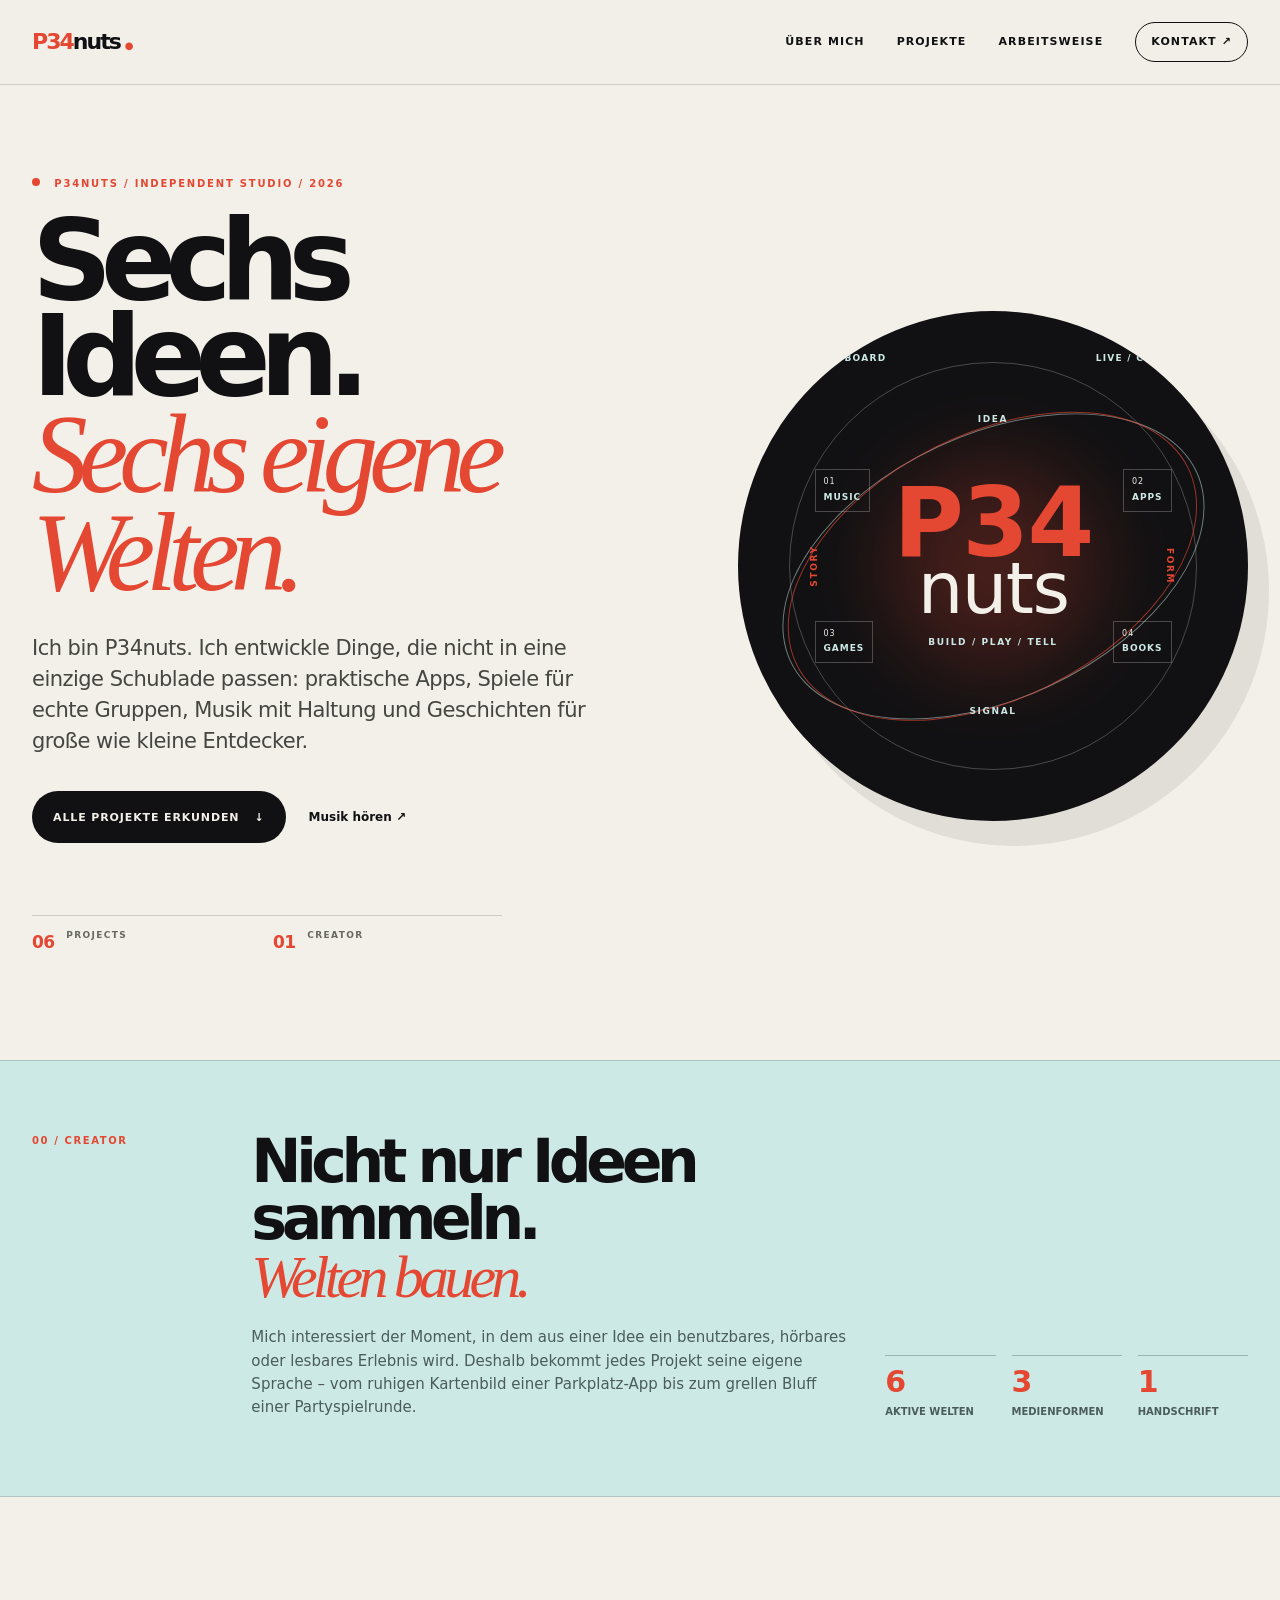
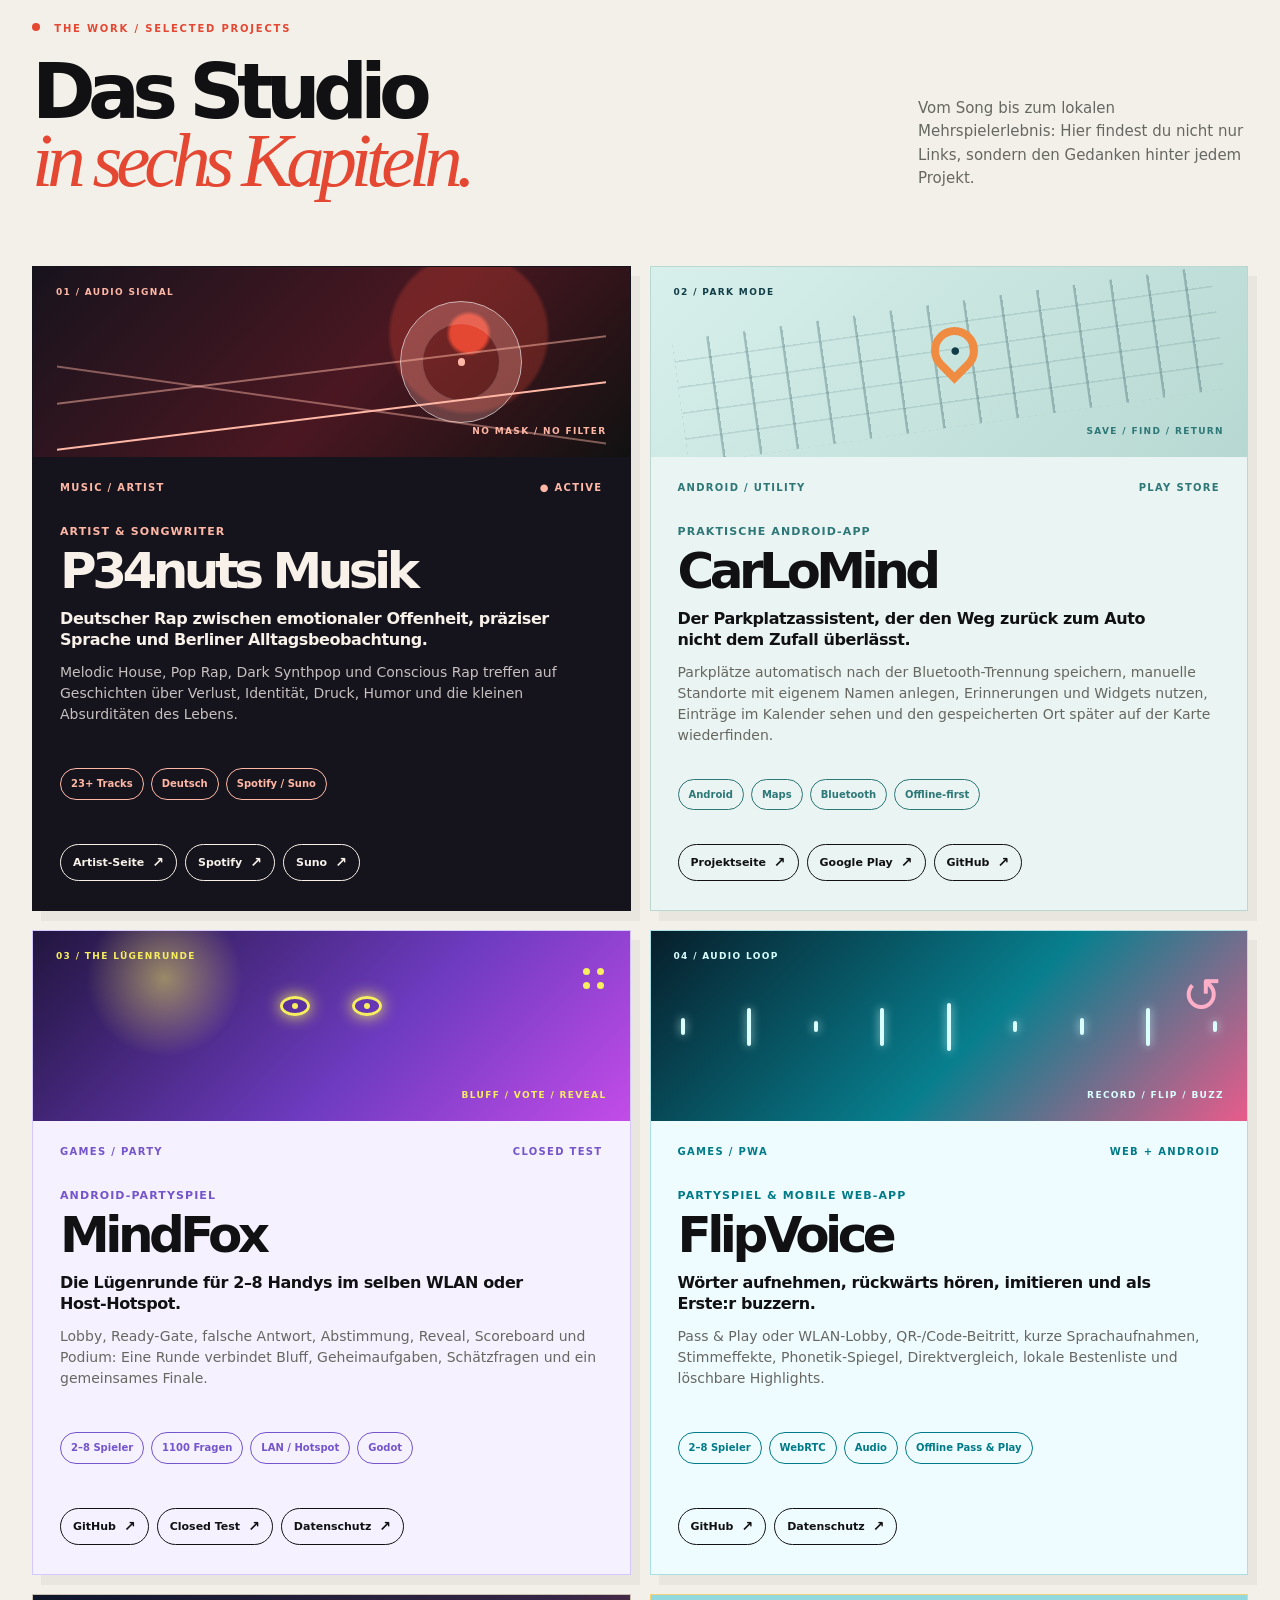
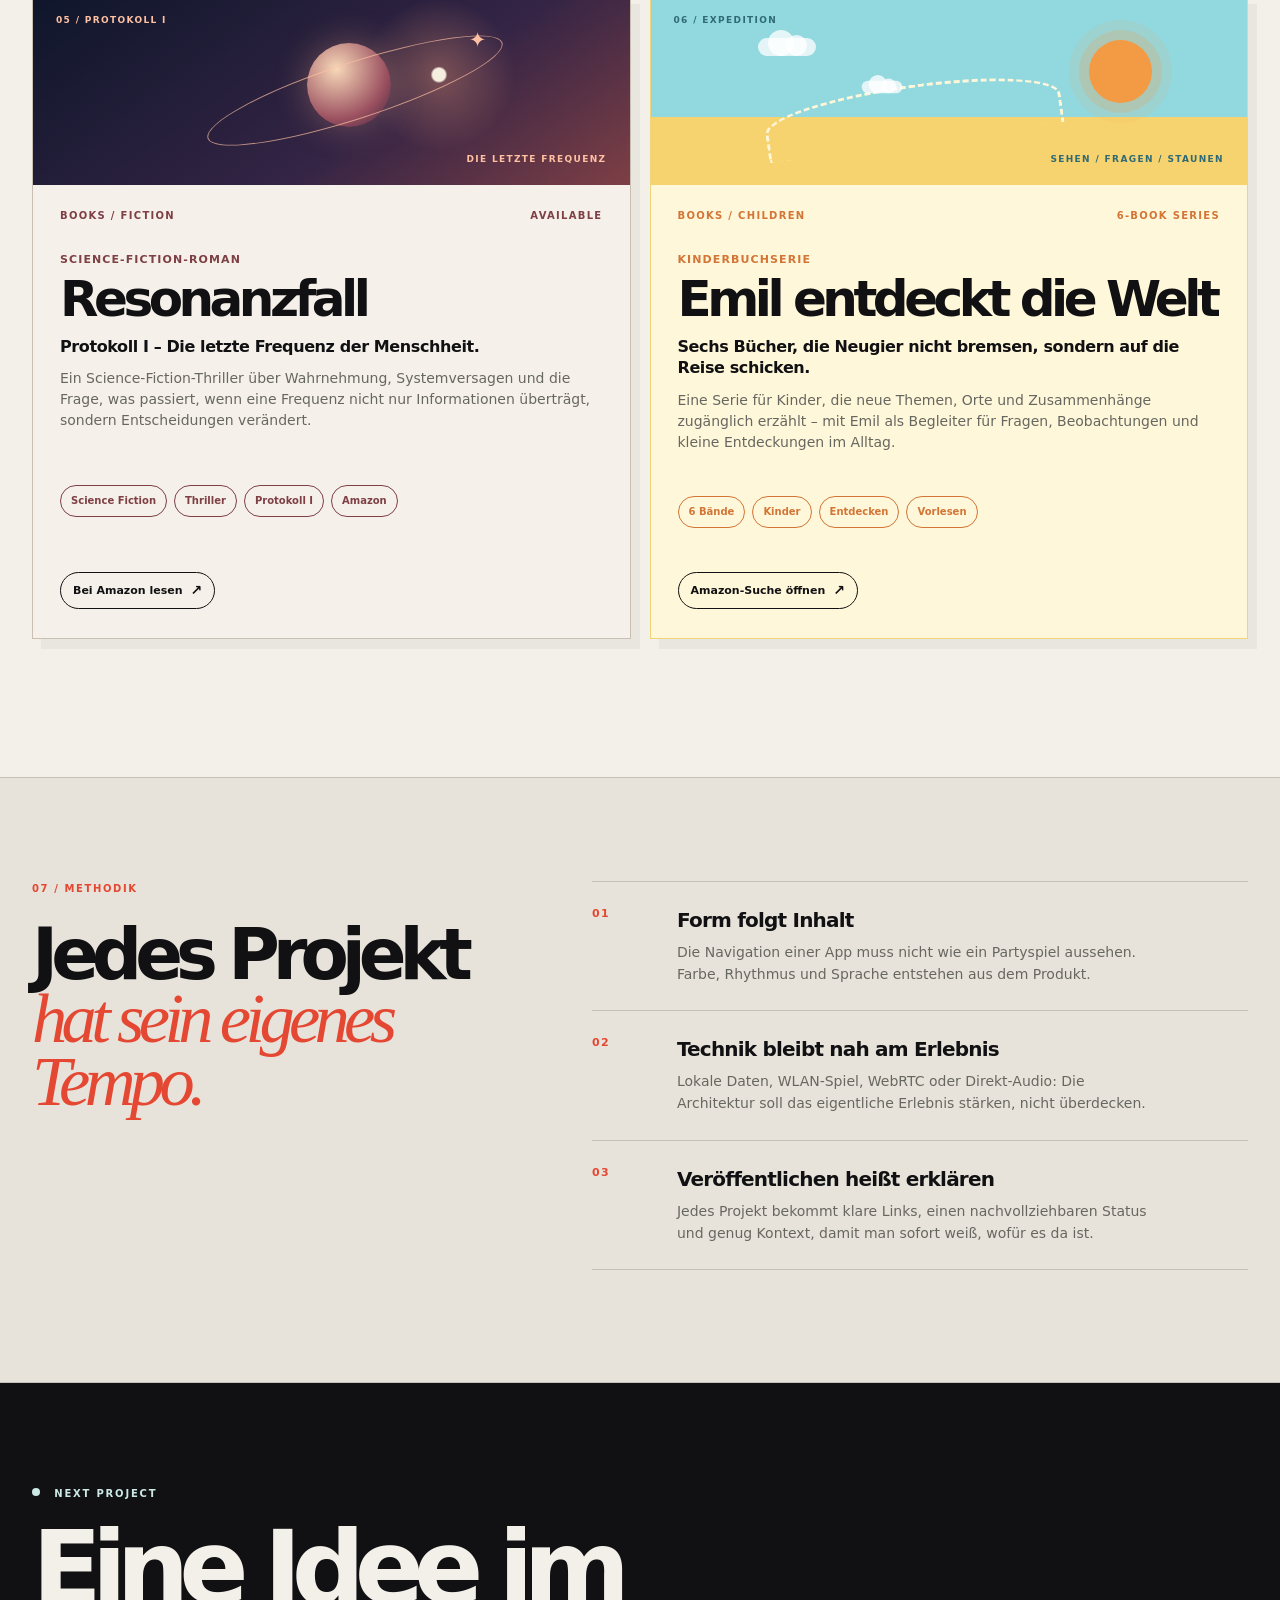
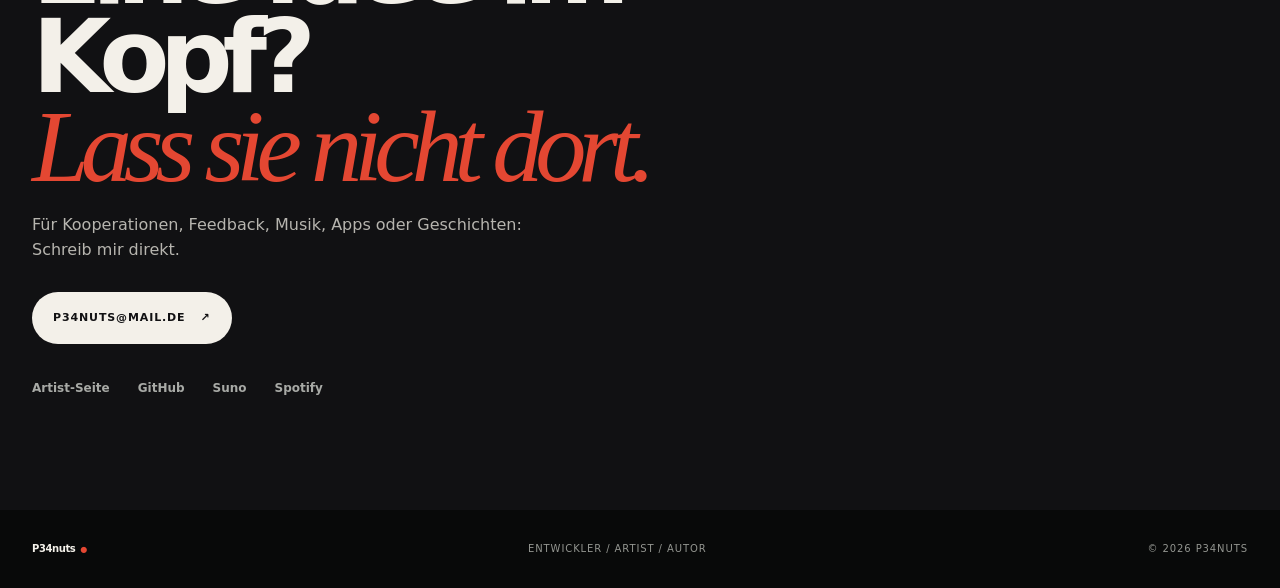
<file: index.html>
<!doctype html>
<html lang="de">
<head>
  <meta charset="utf-8">
  <meta name="viewport" content="width=device-width, initial-scale=1">
  <meta name="theme-color" content="#111113">
  <meta name="description" content="P34nuts – Entwickler, Artist und Autor. Sechs eigenständige Projektwelten: Musik, Apps, Partyspiele und Bücher.">
  <meta property="og:type" content="website">
  <meta property="og:title" content="P34nuts – Studio Board">
  <meta property="og:description" content="Apps, Spiele, Musik und Bücher – sechs Projekte, sechs eigene Produktwelten.">
  <meta property="og:url" content="https://p34nuts.github.io/">
  <link rel="canonical" href="https://p34nuts.github.io/">
  <link rel="stylesheet" href="./styles.css">
  <title>P34nuts – Studio Board</title>
</head>
<body>
  <a class="skip-link" href="#inhalt">Zum Inhalt springen</a>
  <header class="site-header">
    <div class="shell header-row">
      <a class="wordmark" href="./" aria-label="P34nuts Startseite"><span class="mark">P34</span><span class="word">nuts</span><span class="wordmark-dot">●</span></a>
      <nav aria-label="Hauptnavigation">
        <a href="#profil">Über mich</a>
        <a href="#projekte">Projekte</a>
        <a href="#methodik">Arbeitsweise</a>
        <a class="header-cta" href="#kontakt">Kontakt <span aria-hidden="true">↗</span></a>
      </nav>
    </div>
  </header>

  <main id="inhalt">
    <section class="hero shell" aria-labelledby="hero-title">
      <div class="hero-copy">
        <p class="eyebrow"><span class="eyebrow-dot"></span> P34NUTS / INDEPENDENT STUDIO / 2026</p>
        <h1 id="hero-title">Sechs Ideen.<br><em>Sechs eigene Welten.</em></h1>
        <p class="hero-lead">Ich bin P34nuts. Ich entwickle Dinge, die nicht in eine einzige Schublade passen: praktische Apps, Spiele für echte Gruppen, Musik mit Haltung und Geschichten für große wie kleine Entdecker.</p>
        <div class="hero-actions">
          <a class="button button-dark" href="#projekte">Alle Projekte erkunden <span aria-hidden="true">↓</span></a>
          <a class="text-link" href="./artist/">Musik hören <span aria-hidden="true">↗</span></a>
        </div>
        <div class="hero-index" aria-label="Projektübersicht"><span>06</span><span>PROJECTS</span><span>01</span><span>CREATOR</span></div>
      </div>
      <div class="hero-console" aria-label="P34nuts Studio Board">
        <div class="console-top"><span>STUDIO BOARD</span><span>LIVE / CURATED</span></div>
        <div class="console-orbit orbit-a"></div><div class="console-orbit orbit-b"></div>
        <div class="console-core"><span class="core-p">P34</span><span class="core-n">nuts</span><small>BUILD / PLAY / TELL</small></div>
        <div class="console-axis axis-top">IDEA</div><div class="console-axis axis-right">FORM</div><div class="console-axis axis-bottom">SIGNAL</div><div class="console-axis axis-left">STORY</div>
        <div class="console-card card-a">01 <b>MUSIC</b></div><div class="console-card card-b">02 <b>APPS</b></div><div class="console-card card-c">03 <b>GAMES</b></div><div class="console-card card-d">04 <b>BOOKS</b></div>
      </div>
    </section>

    <section class="profile-band" id="profil" aria-labelledby="profile-title">
      <div class="shell profile-layout">
        <p class="section-label">00 / CREATOR</p>
        <div class="profile-main"><h2 id="profile-title">Nicht nur Ideen sammeln.<br><em>Welten bauen.</em></h2><p>Mich interessiert der Moment, in dem aus einer Idee ein benutzbares, hörbares oder lesbares Erlebnis wird. Deshalb bekommt jedes Projekt seine eigene Sprache – vom ruhigen Kartenbild einer Parkplatz-App bis zum grellen Bluff einer Partyspielrunde.</p></div>
        <div class="profile-facts"><div><strong>6</strong><span>aktive Welten</span></div><div><strong>3</strong><span>Medienformen</span></div><div><strong>1</strong><span>Handschrift</span></div></div>
      </div>
    </section>

    <section class="project-section shell" id="projekte" aria-labelledby="projects-title">
      <div class="section-heading"><div><p class="eyebrow"><span class="eyebrow-dot"></span> THE WORK / SELECTED PROJECTS</p><h2 id="projects-title">Das Studio<br><em>in sechs Kapiteln.</em></h2></div><p class="section-intro-copy">Vom Song bis zum lokalen Mehrspielerlebnis: Hier findest du nicht nur Links, sondern den Gedanken hinter jedem Projekt.</p></div>

      <div class="project-grid">
        <article class="project-card music-card" id="music">
          <div class="card-visual music-visual"><span class="visual-code">01 / AUDIO SIGNAL</span><span class="record"></span><span class="music-wave wave-1"></span><span class="music-wave wave-2"></span><span class="visual-note">NO MASK / NO FILTER</span></div>
          <div class="card-header"><span>MUSIC / ARTIST</span><span class="status status-live">● ACTIVE</span></div>
          <div class="card-content"><div><p class="card-kicker">Artist &amp; Songwriter</p><h3>P34nuts Musik</h3><p class="card-lead">Deutscher Rap zwischen emotionaler Offenheit, präziser Sprache und Berliner Alltagsbeobachtung.</p><p class="card-detail">Melodic House, Pop Rap, Dark Synthpop und Conscious Rap treffen auf Geschichten über Verlust, Identität, Druck, Humor und die kleinen Absurditäten des Lebens.</p></div><div class="tag-row"><span>23+ Tracks</span><span>Deutsch</span><span>Spotify / Suno</span></div><div class="card-links"><a href="./artist/">Artist-Seite <span>↗</span></a><a href="https://open.spotify.com/artist/6OINp0LowvtQL3280HUPf0?si=7X6lBk71SiK0SYKksuaKAw&amp;utm_source=copy-link" target="_blank" rel="noopener noreferrer">Spotify <span>↗</span></a><a href="https://suno.com/@p34nuts" target="_blank" rel="noopener noreferrer">Suno <span>↗</span></a></div></div>
        </article>

        <article class="project-card carlo-card" id="carlomind">
          <div class="card-visual carlo-visual"><span class="visual-code">02 / PARK MODE</span><span class="map-grid"></span><span class="map-pin">●</span><span class="visual-note">SAVE / FIND / RETURN</span></div>
          <div class="card-header"><span>ANDROID / UTILITY</span><span class="status status-store">PLAY STORE</span></div>
          <div class="card-content"><div><p class="card-kicker">Praktische Android-App</p><h3>CarLoMind</h3><p class="card-lead">Der Parkplatzassistent, der den Weg zurück zum Auto nicht dem Zufall überlässt.</p><p class="card-detail">Parkplätze automatisch nach der Bluetooth-Trennung speichern, manuelle Standorte mit eigenem Namen anlegen, Erinnerungen und Widgets nutzen, Einträge im Kalender sehen und den gespeicherten Ort später auf der Karte wiederfinden.</p></div><div class="tag-row"><span>Android</span><span>Maps</span><span>Bluetooth</span><span>Offline-first</span></div><div class="card-links"><a href="./CarLoMind/">Projektseite <span>↗</span></a><a href="https://play.google.com/store/apps/details?id=com.CarLoMind.app" target="_blank" rel="noopener noreferrer">Google Play <span>↗</span></a><a href="https://github.com/P34nuts/CarLoMind-Android" target="_blank" rel="noopener noreferrer">GitHub <span>↗</span></a></div></div>
        </article>

        <article class="project-card mindfox-card" id="mindfox">
          <div class="card-visual mindfox-visual"><span class="visual-code">03 / THE LÜGENRUNDE</span><span class="fox-eyes"><i></i><i></i></span><span class="quiz-dots"><i></i><i></i><i></i><i></i></span><span class="visual-note">BLUFF / VOTE / REVEAL</span></div>
          <div class="card-header"><span>GAMES / PARTY</span><span class="status status-test">CLOSED TEST</span></div>
          <div class="card-content"><div><p class="card-kicker">Android-Partyspiel</p><h3>MindFox</h3><p class="card-lead">Die Lügenrunde für 2–8 Handys im selben WLAN oder Host-Hotspot.</p><p class="card-detail">Lobby, Ready-Gate, falsche Antwort, Abstimmung, Reveal, Scoreboard und Podium: Eine Runde verbindet Bluff, Geheimaufgaben, Schätzfragen und ein gemeinsames Finale.</p></div><div class="tag-row"><span>2–8 Spieler</span><span>1100 Fragen</span><span>LAN / Hotspot</span><span>Godot</span></div><div class="card-links"><a href="https://github.com/P34nutsofficial/MindFox" target="_blank" rel="noopener noreferrer">GitHub <span>↗</span></a><a href="https://play.google.com/apps/testing/com.p34nutsofficial.mindfox" target="_blank" rel="noopener noreferrer">Closed Test <span>↗</span></a><a href="https://github.com/P34nutsofficial/mindfox-privacy" target="_blank" rel="noopener noreferrer">Datenschutz <span>↗</span></a></div></div>
        </article>

        <article class="project-card flipvoice-card" id="flipvoice">
          <div class="card-visual flipvoice-visual"><span class="visual-code">04 / AUDIO LOOP</span><span class="voice-bars"><i></i><i></i><i></i><i></i><i></i><i></i><i></i><i></i><i></i></span><span class="flip-symbol">↺</span><span class="visual-note">RECORD / FLIP / BUZZ</span></div>
          <div class="card-header"><span>GAMES / PWA</span><span class="status status-build">WEB + ANDROID</span></div>
          <div class="card-content"><div><p class="card-kicker">Partyspiel &amp; Mobile Web-App</p><h3>FlipVoice</h3><p class="card-lead">Wörter aufnehmen, rückwärts hören, imitieren und als Erste:r buzzern.</p><p class="card-detail">Pass &amp; Play oder WLAN-Lobby, QR-/Code-Beitritt, kurze Sprachaufnahmen, Stimmeffekte, Phonetik-Spiegel, Direktvergleich, lokale Bestenliste und löschbare Highlights.</p></div><div class="tag-row"><span>2–8 Spieler</span><span>WebRTC</span><span>Audio</span><span>Offline Pass &amp; Play</span></div><div class="card-links"><a href="https://github.com/P34nutsofficial/FlipVoice" target="_blank" rel="noopener noreferrer">GitHub <span>↗</span></a><a href="https://github.com/P34nutsofficial/flipvoice-privacy" target="_blank" rel="noopener noreferrer">Datenschutz <span>↗</span></a></div></div>
        </article>

        <article class="project-card resonanz-card" id="resonanzfall">
          <div class="card-visual resonanz-visual"><span class="visual-code">05 / PROTOKOLL I</span><span class="planet"></span><span class="orbit-line"></span><span class="signal-star">✦</span><span class="visual-note">DIE LETZTE FREQUENZ</span></div>
          <div class="card-header"><span>BOOKS / FICTION</span><span class="status status-book">AVAILABLE</span></div>
          <div class="card-content"><div><p class="card-kicker">Science-Fiction-Roman</p><h3>Resonanzfall</h3><p class="card-lead"><strong>Protokoll I – Die letzte Frequenz der Menschheit.</strong></p><p class="card-detail">Ein Science-Fiction-Thriller über Wahrnehmung, Systemversagen und die Frage, was passiert, wenn eine Frequenz nicht nur Informationen überträgt, sondern Entscheidungen verändert.</p></div><div class="tag-row"><span>Science Fiction</span><span>Thriller</span><span>Protokoll I</span><span>Amazon</span></div><div class="card-links"><a href="https://amzn.eu/d/0jeHcVlC" target="_blank" rel="noopener noreferrer">Bei Amazon lesen <span>↗</span></a></div></div>
        </article>

        <article class="project-card emil-card" id="emil">
          <div class="card-visual emil-visual"><span class="visual-code">06 / EXPEDITION</span><span class="sun"></span><span class="route-line"></span><span class="cloud cloud-one"></span><span class="cloud cloud-two"></span><span class="visual-note">SEHEN / FRAGEN / STAUNEN</span></div>
          <div class="card-header"><span>BOOKS / CHILDREN</span><span class="status status-series">6-BOOK SERIES</span></div>
          <div class="card-content"><div><p class="card-kicker">Kinderbuchserie</p><h3>Emil entdeckt die Welt</h3><p class="card-lead">Sechs Bücher, die Neugier nicht bremsen, sondern auf die Reise schicken.</p><p class="card-detail">Eine Serie für Kinder, die neue Themen, Orte und Zusammenhänge zugänglich erzählt – mit Emil als Begleiter für Fragen, Beobachtungen und kleine Entdeckungen im Alltag.</p></div><div class="tag-row"><span>6 Bände</span><span>Kinder</span><span>Entdecken</span><span>Vorlesen</span></div><div class="card-links"><a href="https://www.amazon.de/s?k=%22Emil+entdeckt+die+Welt%22" target="_blank" rel="noopener noreferrer">Amazon-Suche öffnen <span>↗</span></a></div></div>
        </article>
      </div>
    </section>

    <section class="method-band" id="methodik" aria-labelledby="method-title"><div class="shell method-layout"><div><p class="section-label">07 / METHODIK</p><h2 id="method-title">Jedes Projekt<br><em>hat sein eigenes Tempo.</em></h2></div><div class="method-list"><div><span>01</span><div><h3>Form folgt Inhalt</h3><p>Die Navigation einer App muss nicht wie ein Partyspiel aussehen. Farbe, Rhythmus und Sprache entstehen aus dem Produkt.</p></div></div><div><span>02</span><div><h3>Technik bleibt nah am Erlebnis</h3><p>Lokale Daten, WLAN-Spiel, WebRTC oder Direkt-Audio: Die Architektur soll das eigentliche Erlebnis stärken, nicht überdecken.</p></div></div><div><span>03</span><div><h3>Veröffentlichen heißt erklären</h3><p>Jedes Projekt bekommt klare Links, einen nachvollziehbaren Status und genug Kontext, damit man sofort weiß, wofür es da ist.</p></div></div></div></div></section>

    <section class="closing-band" id="kontakt" aria-labelledby="contact-title"><div class="shell closing-inner"><p class="eyebrow"><span class="eyebrow-dot"></span> NEXT PROJECT</p><h2 id="contact-title">Eine Idee im Kopf?<br><em>Lass sie nicht dort.</em></h2><p>Für Kooperationen, Feedback, Musik, Apps oder Geschichten: Schreib mir direkt.</p><a class="button button-light" href="mailto:p34nuts@mail.de">p34nuts@mail.de <span aria-hidden="true">↗</span></a><div class="closing-links"><a href="./artist/">Artist-Seite</a><a href="https://github.com/P34nuts" target="_blank" rel="noopener noreferrer">GitHub</a><a href="https://suno.com/@p34nuts" target="_blank" rel="noopener noreferrer">Suno</a><a href="https://open.spotify.com/artist/6OINp0LowvtQL3280HUPf0?si=7X6lBk71SiK0SYKksuaKAw&amp;utm_source=copy-link" target="_blank" rel="noopener noreferrer">Spotify</a></div></div></section>
  </main>
  <footer class="site-footer"><div class="shell footer-row"><span class="footer-mark">P34nuts<span>●</span></span><span>Entwickler / Artist / Autor</span><span>© 2026 P34nuts</span></div></footer>
</body>
</html>
</file>
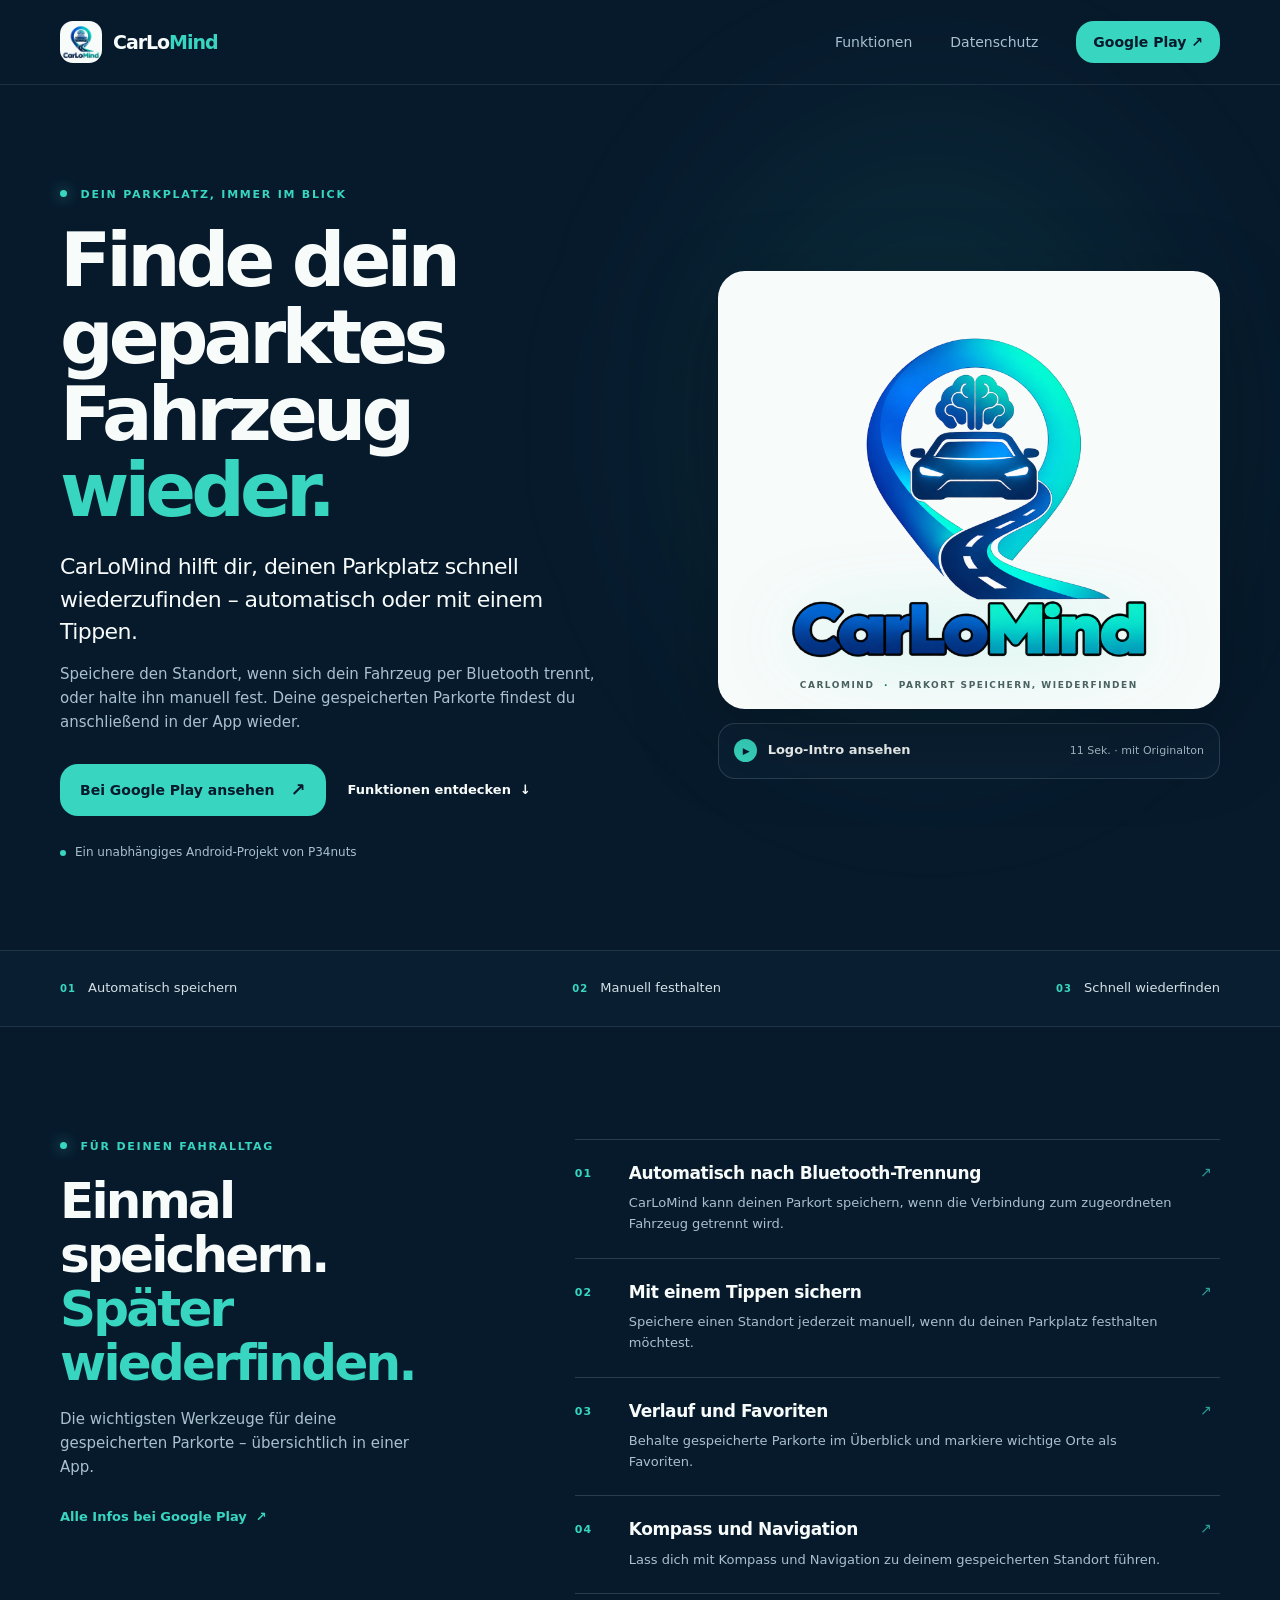
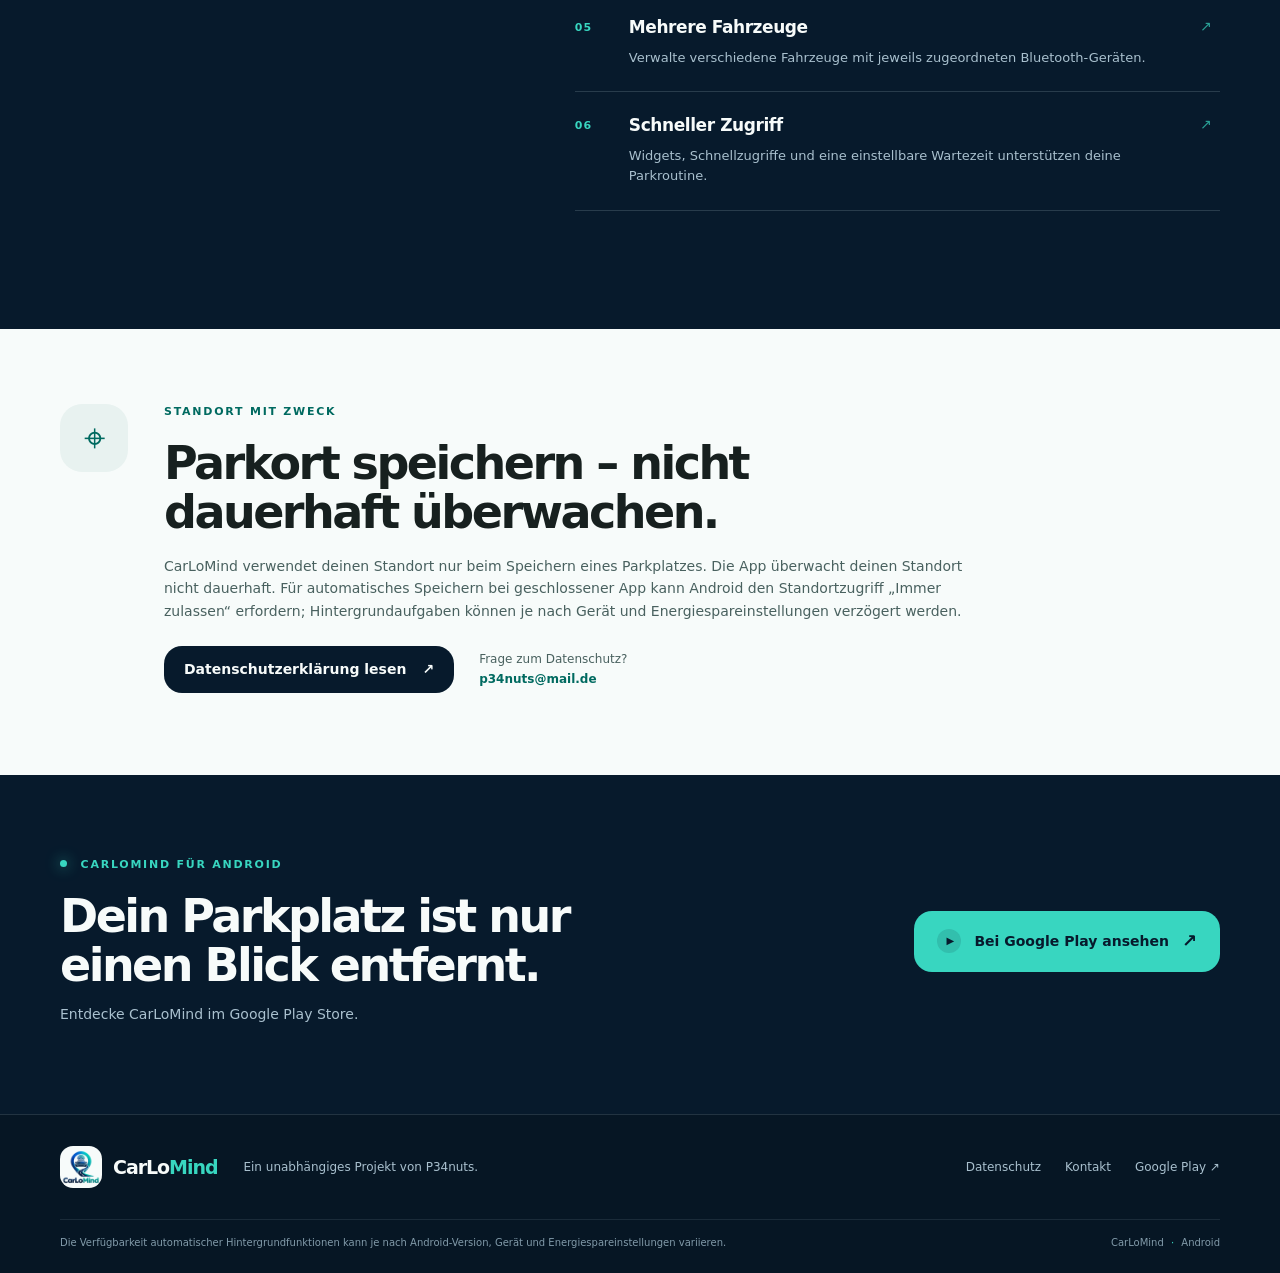
<file: CarLoMind/index.html>
<!doctype html>
<html lang="de">
<head>
  <meta charset="utf-8">
  <meta name="viewport" content="width=device-width, initial-scale=1">
  <meta name="theme-color" content="#071A2C">
  <meta name="description" content="CarLoMind hilft dir, dein geparktes Fahrzeug schnell wiederzufinden – automatisch nach der Bluetooth-Trennung oder manuell mit einem Tippen.">
  <meta property="og:type" content="website">
  <meta property="og:title" content="CarLoMind – Dein Parkplatz, wiedergefunden">
  <meta property="og:description" content="Parkort speichern. Später schnell wiederfinden. Entdecke CarLoMind für Android.">
  <meta property="og:url" content="https://p34nuts.github.io/CarLoMind/">
  <meta property="og:image" content="https://p34nuts.github.io/CarLoMind/assets/carlomind-home-logo.webp">
  <link rel="canonical" href="https://p34nuts.github.io/CarLoMind/">
  <link rel="icon" type="image/png" href="./assets/carlomind-app-icon.png">
  <link rel="stylesheet" href="./styles.css">
  <title>CarLoMind – Dein Parkplatz, wiedergefunden</title>
</head>
<body>
  <a class="skip-link" href="#inhalt">Zum Inhalt springen</a>

  <header class="site-header">
    <div class="shell header-row">
      <a class="brand" href="./" aria-label="CarLoMind – Startseite">
        <span class="brand-icon"><img src="./assets/carlomind-app-icon.png" alt="" width="44" height="44"></span>
        <span class="brand-name">CarLo<span>Mind</span></span>
      </a>
      <nav class="main-nav" aria-label="Hauptnavigation">
        <a href="#funktionen">Funktionen</a>
        <a href="#datenschutz">Datenschutz</a>
        <a class="nav-cta" href="https://play.google.com/store/apps/details?id=com.CarLoMind.app" target="_blank" rel="noopener noreferrer">Google Play <span aria-hidden="true">↗</span></a>
      </nav>
    </div>
  </header>

  <main id="inhalt">
    <section class="hero shell" aria-labelledby="hero-title">
      <div class="hero-copy">
        <p class="eyebrow"><span class="eyebrow-mark" aria-hidden="true"></span> DEIN PARKPLATZ, IMMER IM BLICK</p>
        <h1 id="hero-title">Finde dein geparktes Fahrzeug <span>wieder.</span></h1>
        <p class="hero-lead">CarLoMind hilft dir, deinen Parkplatz schnell wiederzufinden – automatisch oder mit einem Tippen.</p>
        <p class="hero-detail">Speichere den Standort, wenn sich dein Fahrzeug per Bluetooth trennt, oder halte ihn manuell fest. Deine gespeicherten Parkorte findest du anschließend in der App wieder.</p>
        <div class="hero-actions">
          <a class="button button-primary" href="https://play.google.com/store/apps/details?id=com.CarLoMind.app" target="_blank" rel="noopener noreferrer">
            <span>Bei Google Play ansehen</span><span class="button-arrow" aria-hidden="true">↗</span>
          </a>
          <a class="text-link" href="#funktionen">Funktionen entdecken <span aria-hidden="true">↓</span></a>
        </div>
        <p class="hero-footnote"><span class="status-dot" aria-hidden="true"></span> Ein unabhängiges Android-Projekt von P34nuts</p>
      </div>

      <div class="hero-media">
        <div class="logo-panel">
          <div class="logo-glow" aria-hidden="true"></div>
          <img class="main-logo" src="./assets/carlomind-home-logo.webp" alt="CarLoMind-Logo: Fahrzeug und Gehirn in einem Standort-Pin" width="1254" height="1254">
          <p class="logo-caption">CARLOMIND <span>·</span> PARKORT SPEICHERN, WIEDERFINDEN</p>
        </div>
        <details class="intro-details">
          <summary><span class="play-symbol" aria-hidden="true">▶</span><span>Logo-Intro ansehen</span><span class="intro-duration">11 Sek. · mit Originalton</span></summary>
          <div class="video-wrap">
            <video controls preload="none" playsinline poster="./assets/carlomind-home-logo.webp" aria-label="CarLoMind-Logo-Intro mit Originalton">
              <source src="./assets/carlomind-home-intro.mp4" type="video/mp4">
              Dein Browser kann dieses Video leider nicht abspielen.
            </video>
            <p>Das Video wird erst geladen, wenn du es selbst startest.</p>
          </div>
        </details>
      </div>
    </section>

    <div class="signal-strip" aria-label="CarLoMind auf einen Blick">
      <div class="shell signal-inner">
        <span><b>01</b> Automatisch speichern</span>
        <span><b>02</b> Manuell festhalten</span>
        <span><b>03</b> Schnell wiederfinden</span>
      </div>
    </div>

    <section class="features shell" id="funktionen" aria-labelledby="features-title">
      <div class="features-intro">
        <p class="eyebrow"><span class="eyebrow-mark" aria-hidden="true"></span> FÜR DEINEN FAHRALLTAG</p>
        <h2 id="features-title">Einmal speichern.<br><span>Später wiederfinden.</span></h2>
        <p>Die wichtigsten Werkzeuge für deine gespeicherten Parkorte – übersichtlich in einer App.</p>
        <a class="subtle-link" href="https://play.google.com/store/apps/details?id=com.CarLoMind.app" target="_blank" rel="noopener noreferrer">Alle Infos bei Google Play <span aria-hidden="true">↗</span></a>
      </div>

      <ul class="feature-list">
        <li>
          <span class="feature-index" aria-hidden="true">01</span>
          <div><h3>Automatisch nach Bluetooth-Trennung</h3><p>CarLoMind kann deinen Parkort speichern, wenn die Verbindung zum zugeordneten Fahrzeug getrennt wird.</p></div>
          <span class="feature-chevron" aria-hidden="true">↗</span>
        </li>
        <li>
          <span class="feature-index" aria-hidden="true">02</span>
          <div><h3>Mit einem Tippen sichern</h3><p>Speichere einen Standort jederzeit manuell, wenn du deinen Parkplatz festhalten möchtest.</p></div>
          <span class="feature-chevron" aria-hidden="true">↗</span>
        </li>
        <li>
          <span class="feature-index" aria-hidden="true">03</span>
          <div><h3>Verlauf und Favoriten</h3><p>Behalte gespeicherte Parkorte im Überblick und markiere wichtige Orte als Favoriten.</p></div>
          <span class="feature-chevron" aria-hidden="true">↗</span>
        </li>
        <li>
          <span class="feature-index" aria-hidden="true">04</span>
          <div><h3>Kompass und Navigation</h3><p>Lass dich mit Kompass und Navigation zu deinem gespeicherten Standort führen.</p></div>
          <span class="feature-chevron" aria-hidden="true">↗</span>
        </li>
        <li>
          <span class="feature-index" aria-hidden="true">05</span>
          <div><h3>Mehrere Fahrzeuge</h3><p>Verwalte verschiedene Fahrzeuge mit jeweils zugeordneten Bluetooth-Geräten.</p></div>
          <span class="feature-chevron" aria-hidden="true">↗</span>
        </li>
        <li>
          <span class="feature-index" aria-hidden="true">06</span>
          <div><h3>Schneller Zugriff</h3><p>Widgets, Schnellzugriffe und eine einstellbare Wartezeit unterstützen deine Parkroutine.</p></div>
          <span class="feature-chevron" aria-hidden="true">↗</span>
        </li>
      </ul>
    </section>

    <section class="privacy-band" id="datenschutz" aria-labelledby="privacy-title">
      <div class="shell privacy-layout">
        <div class="privacy-symbol" aria-hidden="true"><span>⌖</span></div>
        <div class="privacy-copy">
          <p class="eyebrow">STANDORT MIT ZWECK</p>
          <h2 id="privacy-title">Parkort speichern – nicht dauerhaft überwachen.</h2>
          <p>CarLoMind verwendet deinen Standort nur beim Speichern eines Parkplatzes. Die App überwacht deinen Standort nicht dauerhaft. Für automatisches Speichern bei geschlossener App kann Android den Standortzugriff „Immer zulassen“ erfordern; Hintergrundaufgaben können je nach Gerät und Energiespareinstellungen verzögert werden.</p>
          <div class="privacy-actions">
            <a class="button button-dark" href="https://p34nuts.github.io/CarLoMind-Privacy/" target="_blank" rel="noopener noreferrer">Datenschutzerklärung lesen <span aria-hidden="true">↗</span></a>
            <a class="privacy-mail" href="mailto:p34nuts@mail.de">Frage zum Datenschutz? <span>p34nuts@mail.de</span></a>
          </div>
        </div>
      </div>
    </section>

    <section class="download shell" aria-labelledby="download-title">
      <div class="download-copy">
        <p class="eyebrow"><span class="eyebrow-mark" aria-hidden="true"></span> CARLOMIND FÜR ANDROID</p>
        <h2 id="download-title">Dein Parkplatz ist nur einen Blick entfernt.</h2>
        <p>Entdecke CarLoMind im Google Play Store.</p>
      </div>
      <a class="button button-primary button-large" href="https://play.google.com/store/apps/details?id=com.CarLoMind.app" target="_blank" rel="noopener noreferrer">
        <span class="play-badge" aria-hidden="true">▶</span><span>Bei Google Play ansehen</span><span class="button-arrow" aria-hidden="true">↗</span>
      </a>
    </section>
  </main>

  <footer class="site-footer">
    <div class="shell footer-top">
      <a class="brand footer-brand" href="./" aria-label="CarLoMind – Startseite">
        <span class="brand-icon"><img src="./assets/carlomind-app-icon.png" alt="" width="44" height="44"></span>
        <span class="brand-name">CarLo<span>Mind</span></span>
      </a>
      <p>Ein unabhängiges Projekt von P34nuts.</p>
      <div class="footer-links">
        <a href="https://p34nuts.github.io/CarLoMind-Privacy/" target="_blank" rel="noopener noreferrer">Datenschutz</a>
        <a href="mailto:p34nuts@mail.de">Kontakt</a>
        <a href="https://play.google.com/store/apps/details?id=com.CarLoMind.app" target="_blank" rel="noopener noreferrer">Google Play <span aria-hidden="true">↗</span></a>
      </div>
    </div>
    <div class="shell footer-bottom">
      <p>Die Verfügbarkeit automatischer Hintergrundfunktionen kann je nach Android-Version, Gerät und Energiespareinstellungen variieren.</p>
      <span>CarLoMind <span class="footer-dot" aria-hidden="true">·</span> Android</span>
    </div>
  </footer>
</body>
</html>
</file>
<file: styles.css>
:root {
  --ink: #111113;
  --paper: #f3f0e9;
  --paper-2: #e8e3da;
  --muted: #676761;
  --line: rgba(17, 17, 19, .16);
  --red: #e44732;
  --blue: #cce9e5;
  --shell: 1220px;
}
* { box-sizing: border-box; }
html { scroll-behavior: smooth; scroll-padding-top: 88px; }
body { margin: 0; background: var(--paper); color: var(--ink); font-family: Inter, ui-sans-serif, system-ui, -apple-system, BlinkMacSystemFont, "Segoe UI", sans-serif; line-height: 1.55; -webkit-font-smoothing: antialiased; }
a { color: inherit; }
.shell { width: min(var(--shell), calc(100% - 64px)); margin-inline: auto; }
.skip-link { position: absolute; left: 16px; top: 12px; z-index: 30; padding: 9px 13px; background: var(--red); color: #fff; transform: translateY(-180%); }
.skip-link:focus { transform: translateY(0); }
:focus-visible { outline: 3px solid var(--red); outline-offset: 4px; }
.site-header { position: relative; z-index: 4; border-bottom: 1px solid var(--line); background: color-mix(in srgb, var(--paper) 94%, transparent); }
.header-row { min-height: 84px; display: flex; align-items: center; justify-content: space-between; gap: 25px; }
.wordmark { display: inline-flex; align-items: baseline; text-decoration: none; font-size: 22px; font-weight: 850; letter-spacing: -.09em; }.wordmark .mark { color: var(--red); }.wordmark .word { color: var(--ink); }.wordmark-dot { margin-left: 5px; color: var(--red); font-size: 10px; letter-spacing: 0; }
nav { display: flex; align-items: center; gap: clamp(15px, 2.6vw, 32px); }nav a { font-size: 11px; font-weight: 800; letter-spacing: .1em; text-decoration: none; text-transform: uppercase; }nav a:hover, .text-link:hover, .card-links a:hover, .closing-links a:hover { color: var(--red); }.header-cta { padding: 10px 15px; border: 1px solid var(--ink); border-radius: 999px; }.header-cta:hover { background: var(--ink); color: var(--paper); }
.hero { min-height: 710px; display: grid; grid-template-columns: minmax(0, 1fr) minmax(380px, .86fr); align-items: center; gap: clamp(45px, 8vw, 120px); padding-block: 92px 104px; }.eyebrow { margin: 0 0 22px; color: var(--red); font-size: 10px; font-weight: 900; letter-spacing: .18em; line-height: 1.35; }.eyebrow-dot { display: inline-block; width: 8px; height: 8px; margin: 0 9px 1px 0; border-radius: 50%; background: currentColor; }
h1, h2, h3, p { margin-top: 0; }h1 { max-width: 780px; margin-bottom: 31px; font-size: clamp(57px, 8.7vw, 116px); font-weight: 780; letter-spacing: -.1em; line-height: .87; }h1 em, h2 em { color: var(--red); font-family: Georgia, "Times New Roman", serif; font-weight: 400; letter-spacing: -.08em; }.hero-lead { max-width: 620px; margin-bottom: 34px; color: #454642; font-size: clamp(17px, 1.9vw, 21px); line-height: 1.48; letter-spacing: -.025em; }.hero-actions { display: flex; flex-wrap: wrap; align-items: center; gap: 23px; }.button { display: inline-flex; align-items: center; justify-content: center; gap: 15px; min-height: 52px; padding: 0 20px; border: 1px solid transparent; border-radius: 999px; font-size: 11px; font-weight: 850; letter-spacing: .08em; text-decoration: none; text-transform: uppercase; transition: transform .18s ease, background .18s ease, color .18s ease; }.button:hover { transform: translateY(-2px); }.button-dark { background: var(--ink); color: var(--paper); }.button-dark:hover { background: var(--red); color: #fff; }.button-light { background: var(--paper); color: var(--ink); }.button-light:hover { background: #fff; }.text-link { color: var(--ink); font-size: 12px; font-weight: 800; text-decoration: none; }.hero-index { display: grid; grid-template-columns: auto 1fr auto 1fr; max-width: 470px; gap: 12px; margin-top: 72px; padding-top: 13px; border-top: 1px solid var(--line); color: var(--muted); font-size: 9px; font-weight: 850; letter-spacing: .15em; }.hero-index span:nth-child(1), .hero-index span:nth-child(3) { color: var(--red); font-size: 17px; letter-spacing: -.04em; }
.hero-console { position: relative; aspect-ratio: 1; width: 100%; max-width: 510px; justify-self: end; display: grid; place-items: center; overflow: hidden; border-radius: 50%; background: var(--ink); box-shadow: 21px 25px 0 rgba(17,17,19,.08); }.hero-console::before { content: ""; position: absolute; inset: 10%; border: 1px solid rgba(243,240,233,.25); border-radius: 50%; }.hero-console::after { content: ""; position: absolute; width: 42%; height: 42%; border-radius: 50%; background: rgba(228,71,50,.24); filter: blur(42px); }.console-top { position: absolute; z-index: 3; inset: 8% 11% auto; display: flex; justify-content: space-between; color: var(--blue); font-size: 9px; font-weight: 850; letter-spacing: .14em; }.console-orbit { position: absolute; border: 1px solid rgba(204,233,229,.5); border-radius: 50%; }.orbit-a { inset: 24% 6%; transform: rotate(-25deg); }.orbit-b { inset: 7% 24%; transform: rotate(63deg); border-color: rgba(228,71,50,.65); }.console-core { position: relative; z-index: 2; display: flex; flex-direction: column; align-items: center; line-height: .77; letter-spacing: -.1em; }.core-p { color: var(--red); font-size: clamp(52px, 8vw, 96px); font-weight: 900; }.core-n { color: var(--paper); font-size: clamp(40px, 6vw, 72px); font-weight: 500; }.console-core small { margin-top: 23px; color: var(--blue); font-size: 9px; font-weight: 850; letter-spacing: .18em; }.console-axis { position: absolute; z-index: 3; color: var(--paper); font-size: 9px; font-weight: 850; letter-spacing: .18em; }.axis-top { top: 20%; left: 50%; transform: translateX(-50%); color: var(--blue); }.axis-right { right: 12%; top: 50%; transform: translateY(-50%) rotate(90deg); color: var(--red); }.axis-bottom { bottom: 20%; left: 50%; transform: translateX(-50%); color: var(--blue); }.axis-left { left: 11%; top: 50%; transform: translateY(-50%) rotate(-90deg); color: var(--red); }.console-card { position: absolute; z-index: 3; padding: 6px 8px; border: 1px solid rgba(243,240,233,.25); color: var(--paper); font-size: 8px; letter-spacing: .12em; }.console-card b { display: block; margin-top: 2px; color: var(--blue); font-size: 9px; }.card-a { top: 31%; left: 15%; }.card-b { top: 31%; right: 15%; }.card-c { bottom: 31%; left: 15%; }.card-d { right: 15%; bottom: 31%; }
.profile-band { background: var(--blue); border-block: 1px solid var(--line); }.profile-layout { display: grid; grid-template-columns: .35fr 1.15fr .7fr; gap: 38px; align-items: start; padding-block: 72px 77px; }.section-label { margin: 0; color: var(--red); font-size: 10px; font-weight: 900; letter-spacing: .16em; }.profile-main h2 { max-width: 760px; margin-bottom: 20px; font-size: clamp(33px, 4.8vw, 60px); letter-spacing: -.09em; line-height: .96; }.profile-main p { max-width: 680px; margin: 0; color: #4a5c5b; font-size: 15px; }.profile-facts { display: grid; grid-template-columns: repeat(3, 1fr); gap: 16px; align-self: end; }.profile-facts div { padding-top: 11px; border-top: 1px solid rgba(17,17,19,.25); }.profile-facts strong { display: block; color: var(--red); font-size: 30px; letter-spacing: -.08em; line-height: 1; }.profile-facts span { display: block; margin-top: 7px; color: #4a5c5b; font-size: 10px; font-weight: 800; text-transform: uppercase; }
.project-section { padding-block: 125px 138px; }.section-heading { display: grid; grid-template-columns: 1fr .55fr; gap: 60px; align-items: end; margin-bottom: 72px; }.section-heading h2 { margin: 0; font-size: clamp(48px, 6vw, 80px); letter-spacing: -.1em; line-height: .88; }.section-intro-copy { max-width: 330px; justify-self: end; margin: 0 0 4px; color: var(--muted); font-size: 15px; }
.project-grid { display: grid; grid-template-columns: repeat(2, minmax(0, 1fr)); gap: 19px; }.project-card { min-height: 645px; display: flex; flex-direction: column; overflow: hidden; border: 1px solid var(--line); box-shadow: 9px 10px 0 rgba(17,17,19,.045); transition: transform .2s ease, box-shadow .2s ease; }.project-card:hover { transform: translateY(-6px); box-shadow: 14px 16px 0 rgba(17,17,19,.09); }.card-visual { position: relative; height: 190px; flex: 0 0 190px; overflow: hidden; }.visual-code, .visual-note { position: absolute; z-index: 2; font-size: 9px; font-weight: 900; letter-spacing: .15em; }.visual-code { top: 19px; left: 23px; }.visual-note { right: 23px; bottom: 18px; }.card-header { display: flex; justify-content: space-between; gap: 12px; padding: 23px 27px 0; font-size: 10px; font-weight: 900; letter-spacing: .13em; }.status { white-space: nowrap; }.status-live, .music-card .card-header { color: #ffb7a6; }.status-store { color: #2d7777; }.status-test { color: #7455ca; }.status-build { color: #007b87; }.status-book { color: #7e3f45; }.status-series { color: #d27536; }.card-content { display: flex; flex: 1; flex-direction: column; justify-content: space-between; padding: 27px 27px 29px; }.card-kicker { margin-bottom: 9px; color: var(--muted); font-size: 11px; font-weight: 850; letter-spacing: .1em; text-transform: uppercase; }.card-content h3 { margin-bottom: 14px; font-size: clamp(31px, 4vw, 50px); letter-spacing: -.09em; line-height: .9; }.card-lead { max-width: 510px; margin-bottom: 11px; font-size: 16px; font-weight: 700; line-height: 1.35; letter-spacing: -.025em; }.card-detail { max-width: 540px; margin: 0; color: var(--muted); font-size: 14px; line-height: 1.5; }.tag-row { display: flex; flex-wrap: wrap; gap: 7px; margin-top: 26px; }.tag-row span { padding: 7px 10px; border: 1px solid currentColor; border-radius: 999px; font-size: 10px; font-weight: 850; }.card-links { display: flex; flex-wrap: wrap; gap: 8px; margin-top: 27px; }.card-links a { display: inline-flex; align-items: center; gap: 8px; padding: 9px 12px; border: 1px solid currentColor; border-radius: 999px; font-size: 11px; font-weight: 850; text-decoration: none; }.card-links a span { font-size: 14px; line-height: .8; }
.music-card { background: #15131b; color: #f7f1e9; border-color: #15131b; }.music-card .card-kicker { color: #ffb7a6; }.music-card .card-detail { color: #c7c0c0; }.music-card .tag-row { color: #ffb7a6; }.music-card .card-links { color: #f7f1e9; }.music-visual { background: radial-gradient(circle at 73% 35%, #e44732 0 4%, transparent 5%), radial-gradient(circle at 73% 35%, rgba(228,71,50,.28) 0 17%, transparent 18%), linear-gradient(135deg,#17131d,#4a1721 55%,#111); }.music-visual .visual-code,.music-visual .visual-note { color: #ffb7a6; }.record { position: absolute; width: 122px; height: 122px; top: 34px; right: 18%; border: 1px solid rgba(255,255,255,.65); border-radius: 50%; box-shadow: inset 0 0 0 21px rgba(228,71,50,.12), inset 0 0 0 22px rgba(255,255,255,.18); }.record::after { content: ""; position: absolute; inset: 47%; border-radius: 50%; background: #ffb7a6; }.music-wave { position: absolute; left: 24px; right: 24px; height: 48px; border-bottom: 2px solid #ffb7a6; transform: skewY(-7deg); }.wave-1 { bottom: 40px; border-top: 2px solid rgba(255,183,166,.5); }.wave-2 { bottom: 51px; opacity: .45; transform: skewY(8deg); }
.carlo-card { background: #eaf4f2; border-color: #b9d8d2; }.carlo-card .card-header, .carlo-card .card-kicker { color: #2d7777; }.carlo-card .tag-row { color: #2d7777; }.carlo-visual { color: #113d47; background: linear-gradient(135deg,#d8f0ec,#b7d8d2); }.map-grid { position: absolute; inset: 36px 27px 30px; background: repeating-linear-gradient(90deg, transparent 0 34px, rgba(17,61,71,.27) 35px 37px), repeating-linear-gradient(0deg, transparent 0 24px, rgba(17,61,71,.12) 25px 26px); transform: rotate(-8deg); }.map-pin { position: absolute; top: 60px; left: 47%; display: grid; place-items: center; width: 47px; height: 47px; border: 8px solid #f08b42; border-radius: 50% 50% 50% 0; color: #113d47; font-size: 10px; transform: rotate(-45deg); }.carlo-visual .visual-note { color: #2d7777; }
.mindfox-card { background: #f5f1ff; border-color: #d5c7ff; }.mindfox-card .card-header, .mindfox-card .card-kicker { color: #7455ca; }.mindfox-card .tag-row { color: #7455ca; }.mindfox-visual { color: #f8f3ff; background: radial-gradient(circle at 22% 25%, rgba(246,238,95,.5), transparent 16%), linear-gradient(135deg,#21153e,#6e3bc1 58%,#c34ce7); }.mindfox-visual .visual-code,.mindfox-visual .visual-note { color: #f6ee5f; }.fox-eyes { position: absolute; top: 65px; left: 50%; display: flex; gap: 42px; transform: translateX(-50%); }.fox-eyes i { width: 30px; height: 20px; border: 3px solid #f6ee5f; border-radius: 50%; box-shadow: 0 0 16px #f6ee5f; }.fox-eyes i::after { content: ""; display: block; width: 6px; height: 6px; margin: 4px auto; border-radius: 50%; background: #f6ee5f; }.quiz-dots { position: absolute; right: 26px; top: 37px; display: grid; grid-template-columns: repeat(2, 7px); gap: 7px; }.quiz-dots i { width: 7px; height: 7px; border-radius: 50%; background: #f6ee5f; }
.flipvoice-card { background: #effcff; border-color: #a9dfe7; }.flipvoice-card .card-header, .flipvoice-card .card-kicker { color: #007b87; }.flipvoice-card .tag-row { color: #007b87; }.flipvoice-visual { color: #d9ffff; background: linear-gradient(135deg,#071e2b,#087f8e 55%,#e95b8b); }.flipvoice-visual .visual-code,.flipvoice-visual .visual-note { color: #d9ffff; }.voice-bars { position: absolute; left: 30px; right: 30px; top: 73px; display: flex; align-items: center; justify-content: space-between; height: 45px; }.voice-bars i { width: 4px; height: 17px; border-radius: 4px; background: #d9ffff; box-shadow: 0 0 10px rgba(217,255,255,.8); }.voice-bars i:nth-child(2n) { height: 38px; }.voice-bars i:nth-child(3n) { height: 11px; }.voice-bars i:nth-child(5n) { height: 48px; }.flip-symbol { position: absolute; top: 40px; right: 25px; color: #ffb0c8; font-size: 48px; line-height: 1; }
.resonanz-card { background: #f5f1ea; border-color: #c9c0b3; }.resonanz-card .card-header, .resonanz-card .card-kicker { color: #7e3f45; }.resonanz-card .tag-row { color: #7e3f45; }.resonanz-visual { color: #f6eede; background: radial-gradient(circle at 68% 42%, #f6eede 0 1.5%, transparent 2%), radial-gradient(circle at 68% 42%, rgba(255,164,117,.35), transparent 18%), linear-gradient(145deg,#0e162a,#342445 60%,#7e3f45); }.resonanz-visual .visual-code,.resonanz-visual .visual-note { color: #ffc1a2; }.planet { position: absolute; top: 48px; left: 46%; width: 84px; height: 84px; border-radius: 50%; background: radial-gradient(circle at 35% 31%,#f7d8b8,#9b5160 63%,#3a223d); box-shadow: 0 0 35px rgba(255,177,130,.32); }.orbit-line { position: absolute; top: 67px; left: 28%; width: 52%; height: 57px; border: 1px solid rgba(255,193,162,.7); border-radius: 50%; transform: rotate(-18deg); }.signal-star { position: absolute; top: 29px; right: 24%; color: #ffc1a2; font-size: 21px; }
.emil-card { background: #fff7d9; border-color: #f0d477; }.emil-card .card-header, .emil-card .card-kicker { color: #d27536; }.emil-card .tag-row { color: #d27536; }.emil-visual { color: #2f6a75; background: linear-gradient(180deg,#92d8df 0 64%,#f6d36e 64% 100%); }.emil-visual .visual-code,.emil-visual .visual-note { color: #2f6a75; }.sun { position: absolute; top: 45px; right: 16%; width: 63px; height: 63px; border-radius: 50%; background: #f39a45; box-shadow: 0 0 0 10px rgba(243,154,69,.2),0 0 0 20px rgba(243,154,69,.1); }.route-line { position: absolute; left: 19%; right: 31%; bottom: 42px; height: 58px; border: 3px dashed #fff7d9; border-bottom: 0; border-radius: 50% 50% 0 0; transform: rotate(-8deg); }.cloud { position: absolute; width: 58px; height: 18px; border-radius: 20px; background: rgba(255,255,255,.76); }.cloud::before,.cloud::after { content: ""; position: absolute; bottom: 0; border-radius: 50%; background: inherit; }.cloud::before { left: 10px; width: 26px; height: 26px; }.cloud::after { right: 9px; width: 21px; height: 21px; }.cloud-one { top: 43px; left: 18%; }.cloud-two { top: 83px; left: 34%; transform: scale(.7); }
.method-band { background: var(--paper-2); border-block: 1px solid var(--line); }.method-layout { display: grid; grid-template-columns: .85fr 1.15fr; gap: 75px; padding-block: 103px 112px; }.method-layout h2 { margin: 27px 0 0; font-size: clamp(43px, 5.5vw, 72px); letter-spacing: -.1em; line-height: .9; }.method-list { border-top: 1px solid var(--line); }.method-list > div { display: grid; grid-template-columns: 65px 1fr; gap: 20px; padding: 23px 0 25px; border-bottom: 1px solid var(--line); }.method-list > div > span { color: var(--red); font-size: 11px; font-weight: 900; letter-spacing: .14em; }.method-list h3 { margin-bottom: 6px; font-size: 20px; letter-spacing: -.04em; }.method-list p { max-width: 480px; margin: 0; color: var(--muted); font-size: 14px; }
.closing-band { background: var(--ink); color: var(--paper); }.closing-inner { padding-block: 104px 113px; }.closing-inner .eyebrow { color: var(--blue); }.closing-inner h2 { max-width: 820px; margin-bottom: 22px; font-size: clamp(54px, 8vw, 104px); letter-spacing: -.1em; line-height: .87; }.closing-inner > p:not(.eyebrow) { max-width: 510px; margin-bottom: 29px; color: #b7b5af; font-size: 16px; }.closing-links { display: flex; flex-wrap: wrap; gap: 15px 28px; margin-top: 35px; }.closing-links a { color: #a8aaa6; font-size: 12px; font-weight: 750; text-decoration: none; }.site-footer { background: #080909; color: #939590; }.footer-row { min-height: 78px; display: flex; align-items: center; justify-content: space-between; gap: 18px; font-size: 10px; letter-spacing: .09em; text-transform: uppercase; }.footer-mark { color: var(--paper); font-weight: 900; letter-spacing: -.04em; text-transform: none; }.footer-mark span { margin-left: 5px; color: var(--red); font-size: 8px; }
@media (max-width: 900px) { .hero { grid-template-columns: minmax(0,1fr) minmax(280px,.75fr); gap: 35px; }.profile-layout { grid-template-columns: .35fr 1fr; }.profile-facts { grid-column: 2; }.section-heading { grid-template-columns: 1fr .7fr; }.method-layout { gap: 40px; } }
@media (max-width: 700px) { .shell { width: min(var(--shell), calc(100% - 40px)); }.header-row { min-height: 72px; }nav { gap: 11px; }nav a:not(.header-cta) { display: none; }.header-cta { padding: 8px 12px; font-size: 10px; }.hero { display: flex; flex-direction: column; align-items: stretch; gap: 56px; padding-block: 66px 74px; }h1 { font-size: clamp(55px, 16vw, 82px); }.hero-console { width: min(100%, 380px); align-self: center; }.hero-index { margin-top: 55px; }.profile-layout, .section-heading, .method-layout { display: block; }.profile-main h2 { margin-top: 28px; font-size: 42px; }.profile-facts { margin-top: 34px; }.section-heading h2 { margin-top: 28px; font-size: 56px; }.section-intro-copy { margin-top: 24px; }.project-section { padding-block: 86px 92px; }.project-grid { display: block; }.project-card { min-height: 0; margin-bottom: 19px; }.card-visual { height: 160px; flex-basis: 160px; }.card-content { min-height: 420px; }.method-layout h2 { margin-top: 28px; margin-bottom: 46px; font-size: 52px; }.closing-inner { padding-block: 79px 88px; }.closing-inner h2 { font-size: 62px; }.footer-row { align-items: flex-start; flex-direction: column; justify-content: center; padding-block: 22px; } }
@media (max-width: 420px) { .card-header { display: block; }.status { display: block; margin-top: 7px; }.card-content h3 { font-size: 40px; }.card-links a { font-size: 10px; }.method-list > div { grid-template-columns: 42px 1fr; gap: 12px; } }
@media (prefers-reduced-motion: reduce) { *, *::before, *::after { scroll-behavior: auto !important; transition-duration: .01ms !important; } }
</file>
<file: CarLoMind/styles.css>
:root {
  color-scheme: dark;
  --navy: #071A2C;
  --card: #0B2235;
  --card-raised: #102A3D;
  --teal: #38D6C0;
  --teal-deep: #006A60;
  --muted: #A9C0CE;
  --white: #F7FBFA;
  --ink: #17201F;
  --mist: #E8F2F0;
  --line: rgba(169, 192, 206, .20);
  --radius-card: 24px;
  --radius-button: 18px;
  --shell: 1160px;
}

* { box-sizing: border-box; }
html { scroll-behavior: smooth; scroll-padding-top: 84px; }
body {
  margin: 0;
  background: var(--navy);
  color: var(--white);
  font-family: Roboto, "Segoe UI", system-ui, -apple-system, sans-serif;
  font-size: 16px;
  line-height: 1.6;
  -webkit-font-smoothing: antialiased;
}
a { color: inherit; }
img, video { display: block; max-width: 100%; }
.shell { width: min(var(--shell), calc(100% - 48px)); margin-inline: auto; }
.skip-link {
  position: absolute; left: 16px; top: 12px; z-index: 20; padding: 10px 14px;
  transform: translateY(-160%); border-radius: 10px; background: var(--teal); color: var(--navy); font-weight: 700;
}
.skip-link:focus { transform: translateY(0); }
:focus-visible { outline: 3px solid var(--teal); outline-offset: 4px; border-radius: 5px; }

.site-header { position: relative; z-index: 3; border-bottom: 1px solid rgba(169, 192, 206, .13); }
.header-row { min-height: 84px; display: flex; align-items: center; justify-content: space-between; gap: 24px; }
.brand { display: inline-flex; align-items: center; gap: 11px; color: var(--white); text-decoration: none; }
.brand-icon { width: 42px; height: 42px; overflow: hidden; display: grid; place-items: center; border-radius: 13px; background: var(--white); }
.brand-icon img { width: 42px; height: 42px; object-fit: contain; }
.brand-name { font-size: 19px; font-weight: 750; letter-spacing: -.055em; }
.brand-name span { color: var(--teal); }
.main-nav { display: flex; align-items: center; gap: clamp(18px, 3vw, 38px); }
.main-nav a, .footer-links a { color: var(--muted); font-size: 14px; text-decoration: none; transition: color .18s ease, background .18s ease, border-color .18s ease; }
.main-nav a:hover, .footer-links a:hover { color: var(--white); }
.main-nav .nav-cta { color: var(--navy); background: var(--teal); padding: 10px 17px; border-radius: var(--radius-button); font-weight: 700; }
.main-nav .nav-cta:hover { color: var(--navy); background: #64e6d3; }

.hero {
  position: relative; display: grid; grid-template-columns: minmax(0, 1.05fr) minmax(320px, .95fr);
  align-items: center; gap: clamp(48px, 8vw, 104px); padding-block: clamp(60px, 8vw, 112px) 88px;
}
.hero::before { content: ""; position: absolute; z-index: -1; top: 4%; right: 4%; width: 42%; height: 70%; border-radius: 50%; background: rgba(56, 214, 192, .08); filter: blur(92px); pointer-events: none; }
.eyebrow { margin: 0 0 19px; color: var(--teal); font-size: 11px; font-weight: 800; letter-spacing: .16em; line-height: 1.4; }
.eyebrow-mark { display: inline-block; width: 7px; height: 7px; margin: 0 8px 1px 0; border-radius: 50%; background: var(--teal); box-shadow: 0 0 14px rgba(56, 214, 192, .75); }
h1, h2, h3, p { margin-top: 0; }
h1 { max-width: 690px; margin-bottom: 22px; font-size: clamp(42px, 6.2vw, 75px); font-weight: 760; letter-spacing: -.065em; line-height: 1.025; }
h1 span { color: var(--teal); }
.hero-lead { max-width: 570px; margin-bottom: 13px; color: var(--white); font-size: clamp(18px, 2vw, 22px); line-height: 1.48; letter-spacing: -.025em; }
.hero-detail { max-width: 550px; margin-bottom: 30px; color: var(--muted); font-size: 15px; }
.hero-actions { display: flex; flex-wrap: wrap; align-items: center; gap: 22px; }
.button { min-height: 52px; display: inline-flex; align-items: center; justify-content: center; gap: 16px; padding: 0 19px; border: 1px solid transparent; border-radius: var(--radius-button); text-decoration: none; font-size: 14px; font-weight: 750; transition: transform .18s ease, background .18s ease, border-color .18s ease; }
.button:hover { transform: translateY(-2px); }
.button-primary { background: var(--teal); color: var(--navy); }
.button-primary:hover { background: #64e6d3; }
.button-arrow { font-size: 18px; line-height: 1; }
.text-link, .subtle-link { display: inline-flex; align-items: center; gap: 9px; color: var(--white); font-size: 13px; font-weight: 650; text-decoration: none; }
.text-link:hover, .subtle-link:hover { color: var(--teal); }
.hero-footnote { display: flex; align-items: center; gap: 9px; margin: 27px 0 0; color: var(--muted); font-size: 12px; }
.status-dot { width: 6px; height: 6px; border-radius: 50%; background: var(--teal); }
.hero-media { min-width: 0; }
.logo-panel {
  position: relative; overflow: hidden; min-height: 400px; display: grid; place-items: center;
  padding: 28px; border: 1px solid rgba(255,255,255,.54); border-radius: 27px; background: #F7FBFA;
  box-shadow: 0 28px 86px rgba(0, 0, 0, .26);
}
.logo-glow { position: absolute; inset: auto 13% 12%; height: 35px; border-radius: 50%; background: rgba(56, 214, 192, .26); filter: blur(38px); }
.main-logo { position: relative; z-index: 1; width: min(100%, 380px); height: auto; object-fit: contain; }
.logo-caption { position: absolute; bottom: 15px; left: 0; right: 0; margin: 0; color: #49615F; text-align: center; font-size: 9px; font-weight: 800; letter-spacing: .17em; }
.logo-caption span { padding-inline: 5px; color: var(--teal-deep); }
.intro-details { margin-top: 14px; overflow: hidden; border: 1px solid var(--line); border-radius: 17px; background: rgba(11, 34, 53, .82); }
.intro-details summary { min-height: 54px; display: flex; align-items: center; gap: 11px; padding: 0 15px; cursor: pointer; list-style: none; color: var(--white); font-size: 13px; font-weight: 650; }
.intro-details summary::-webkit-details-marker { display: none; }
.play-symbol { width: 23px; height: 23px; display: grid; place-items: center; padding-left: 2px; border-radius: 50%; background: var(--teal); color: var(--navy); font-size: 9px; }
.intro-duration { margin-left: auto; color: var(--muted); font-size: 11px; font-weight: 500; }
.video-wrap { padding: 0 12px 12px; }
.video-wrap video { width: 100%; max-height: 290px; border-radius: 11px; background: #fff; }
.video-wrap p { margin: 8px 2px 0; color: var(--muted); font-size: 11px; }

.signal-strip { border-block: 1px solid rgba(169, 192, 206, .14); background: rgba(11, 34, 53, .66); }
.signal-inner { min-height: 75px; display: flex; flex-wrap: wrap; align-items: center; justify-content: space-between; gap: 14px 26px; }
.signal-inner span { color: #D5E0E5; font-size: 13px; }
.signal-inner b { margin-right: 8px; color: var(--teal); font-size: 10px; letter-spacing: .1em; }

.features { display: grid; grid-template-columns: minmax(220px, .78fr) minmax(0, 1.22fr); gap: clamp(48px, 8vw, 108px); padding-block: 112px 118px; }
.features-intro { position: sticky; top: 30px; align-self: start; }
.features-intro h2, .privacy-copy h2, .download-copy h2 { margin-bottom: 17px; font-size: clamp(32px, 4.3vw, 50px); letter-spacing: -.055em; line-height: 1.08; }
.features-intro h2 span { color: var(--teal); }
.features-intro > p:not(.eyebrow) { max-width: 350px; margin-bottom: 24px; color: var(--muted); font-size: 15px; }
.subtle-link { color: var(--teal); }
.feature-list { list-style: none; margin: 0; padding: 0; }
.feature-list li { display: grid; grid-template-columns: 38px minmax(0, 1fr) 20px; align-items: start; gap: 16px; padding: 20px 0 23px; border-top: 1px solid var(--line); }
.feature-list li:last-child { border-bottom: 1px solid var(--line); }
.feature-index { color: var(--teal); font-size: 11px; font-weight: 800; letter-spacing: .08em; padding-top: 5px; }
.feature-list h3 { margin: 0 0 6px; color: var(--white); font-size: 17px; font-weight: 650; letter-spacing: -.025em; }
.feature-list p { max-width: 570px; margin: 0; color: var(--muted); font-size: 13px; line-height: 1.6; }
.feature-chevron { padding-top: 1px; color: rgba(56,214,192,.72); font-size: 14px; }

.privacy-band { color: var(--ink); background: var(--white); }
.privacy-layout { display: grid; grid-template-columns: 76px minmax(0, 1fr); gap: 28px; align-items: start; padding-block: 75px 82px; }
.privacy-symbol { width: 68px; height: 68px; display: grid; place-items: center; border-radius: 22px; background: var(--mist); color: var(--teal-deep); }
.privacy-symbol span { font-size: 38px; line-height: 1; }
.privacy-copy { max-width: 830px; }
.privacy-copy .eyebrow { color: var(--teal-deep); }
.privacy-copy h2 { max-width: 720px; font-size: clamp(30px, 4vw, 46px); }
.privacy-copy > p:not(.eyebrow) { max-width: 830px; margin-bottom: 24px; color: #49615F; font-size: 14px; }
.privacy-actions { display: flex; flex-wrap: wrap; align-items: center; gap: 20px 25px; }
.button-dark { min-height: 47px; background: var(--navy); color: var(--white); }
.button-dark:hover { background: var(--card); }
.privacy-mail { color: #49615F; font-size: 12px; text-decoration: none; }
.privacy-mail span { display: block; color: var(--teal-deep); font-weight: 700; }

.download { display: flex; align-items: center; justify-content: space-between; gap: 35px; padding-block: 82px 89px; }
.download-copy { max-width: 570px; }
.download-copy h2 { max-width: 570px; margin-bottom: 12px; font-size: clamp(30px, 4vw, 46px); }
.download-copy > p:last-child { margin: 0; color: var(--muted); font-size: 14px; }
.button-large { min-height: 61px; gap: 13px; padding-inline: 22px; white-space: nowrap; }
.play-badge { width: 24px; height: 24px; display: grid; place-items: center; padding-left: 2px; border-radius: 50%; background: rgba(7,26,44,.12); font-size: 10px; }

.site-footer { border-top: 1px solid rgba(169, 192, 206, .17); background: #061624; }
.footer-top { min-height: 104px; display: flex; align-items: center; gap: 26px; }
.footer-brand { flex: 0 0 auto; }
.footer-top > p { margin: 0; color: var(--muted); font-size: 12px; }
.footer-links { display: flex; flex-wrap: wrap; gap: 14px 24px; margin-left: auto; }
.footer-links a { font-size: 12px; }
.footer-bottom { display: flex; justify-content: space-between; gap: 20px; padding-block: 15px 22px; border-top: 1px solid rgba(169, 192, 206, .12); color: #829BAA; font-size: 10px; }
.footer-bottom p { max-width: 680px; margin: 0; }
.footer-bottom > span { white-space: nowrap; }
.footer-dot { color: var(--teal); padding-inline: 4px; }

@media (max-width: 850px) {
  .hero { grid-template-columns: minmax(0, 1fr) minmax(265px, .86fr); gap: 35px; }
  .logo-panel { min-height: 330px; }
  .features { gap: 45px; }
  .footer-top { flex-wrap: wrap; padding-block: 22px; }
  .footer-links { flex-basis: 100%; margin-left: 0; }
}
@media (max-width: 680px) {
  .shell { width: min(var(--shell), calc(100% - 36px)); }
  .header-row { min-height: 72px; }
  .brand-icon, .brand-icon img { width: 38px; height: 38px; }
  .main-nav { gap: 13px; }
  .main-nav a:not(.nav-cta) { display: none; }
  .main-nav .nav-cta { padding: 9px 13px; font-size: 12px; }
  .hero { display: flex; flex-direction: column; align-items: stretch; gap: 34px; padding-block: 53px 58px; }
  .hero-copy { order: 1; }
  .hero-media { order: 2; }
  h1 { max-width: 560px; font-size: clamp(43px, 12vw, 62px); }
  .hero-lead { font-size: 18px; }
  .hero-detail { font-size: 14px; }
  .logo-panel { min-height: 285px; padding: 22px; }
  .main-logo { width: min(100%, 290px); }
  .signal-inner { justify-content: flex-start; padding-block: 17px; }
  .signal-inner span { flex-basis: calc(50% - 15px); font-size: 12px; }
  .features { display: block; padding-block: 76px 82px; }
  .features-intro { position: static; margin-bottom: 34px; }
  .features-intro h2, .privacy-copy h2 { font-size: 35px; }
  .feature-list li { grid-template-columns: 28px minmax(0, 1fr) 16px; gap: 11px; padding-block: 17px 19px; }
  .feature-list h3 { font-size: 15px; }
  .feature-list p { font-size: 12px; }
  .privacy-layout { display: block; padding-block: 54px 58px; }
  .privacy-symbol { width: 55px; height: 55px; margin-bottom: 22px; border-radius: 18px; }
  .privacy-symbol span { font-size: 31px; }
  .privacy-copy > p:not(.eyebrow) { font-size: 13px; }
  .privacy-actions { align-items: flex-start; flex-direction: column; gap: 17px; }
  .download { align-items: flex-start; flex-direction: column; padding-block: 63px 70px; }
  .download-copy h2 { font-size: 36px; }
  .button-large { width: 100%; }
  .footer-top { gap: 15px; }
  .footer-top > p { flex-basis: 100%; }
  .footer-links { gap: 12px 19px; }
  .footer-bottom { flex-direction: column; gap: 8px; }
}
@media (prefers-reduced-motion: reduce) {
  *, *::before, *::after { scroll-behavior: auto !important; transition-duration: .01ms !important; animation-duration: .01ms !important; animation-iteration-count: 1 !important; }
}
</file>
